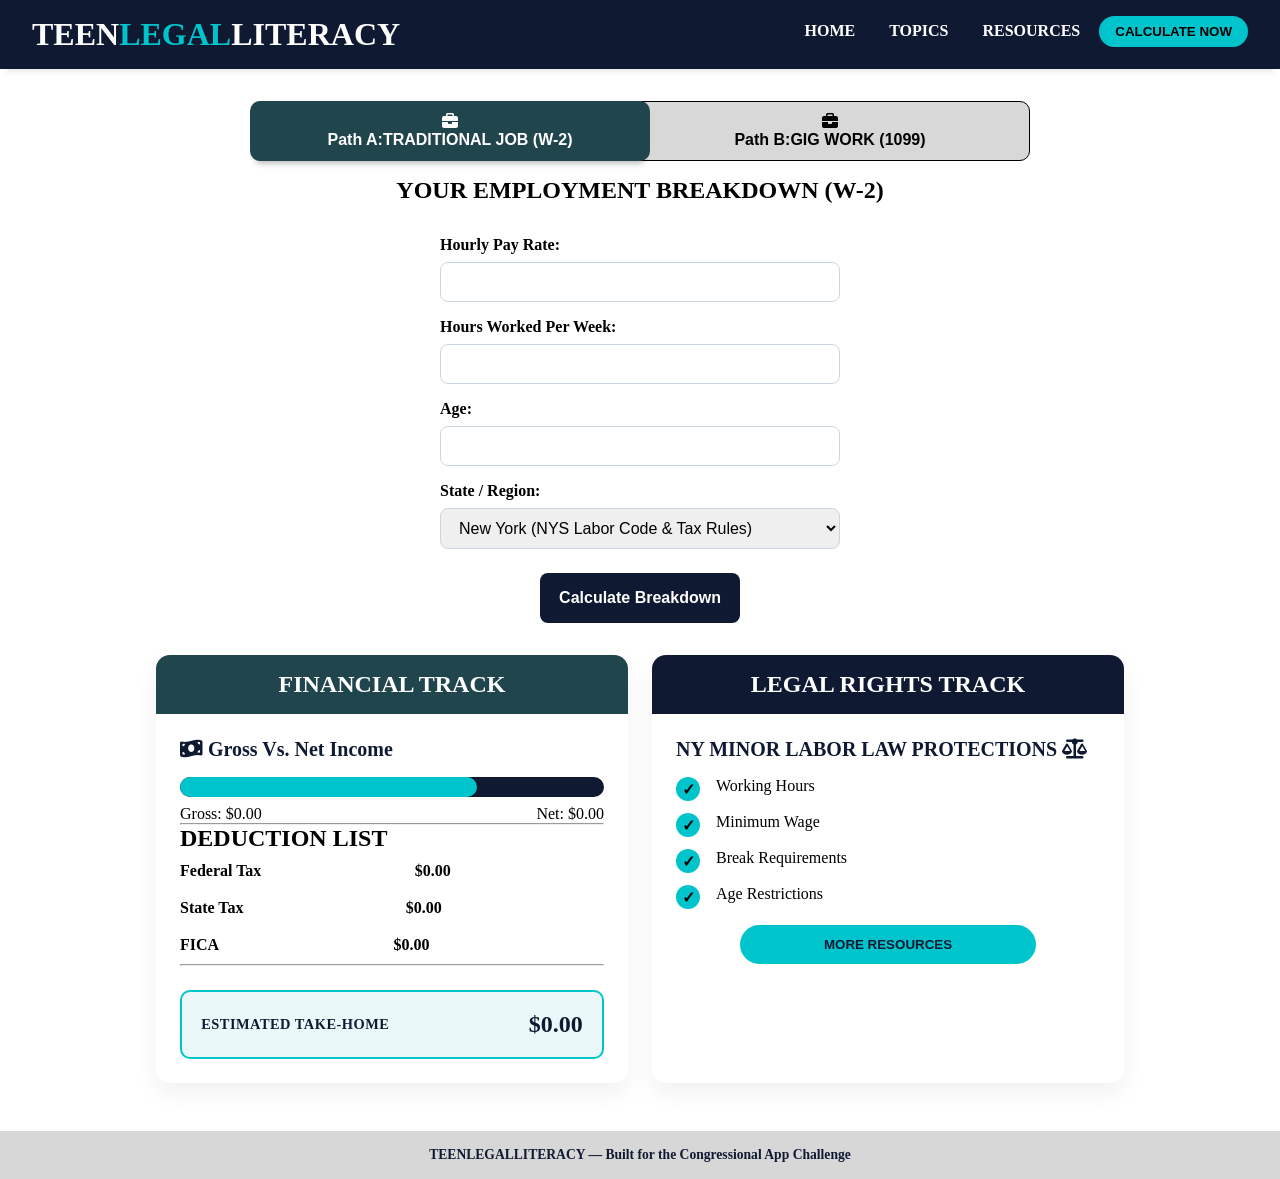
<file: index.html>
<!DOCTYPE html>
<html lang="en">

<head>
    <meta charset="UTF-8">
    <meta name="viewport" content="width=device-width, initial-scale=1.0">
    <title>TEENLEGALLITERACY | Employment & Legal Rights Breakdown</title>
    <link rel="stylesheet" href="style.css">
    <link rel="stylesheet" href="https://cdnjs.cloudflare.com/ajax/libs/font-awesome/6.4.0/css/all.min.css">
</head>

<body>
   <header class="nav-bar">
    <h1>TEEN<span id="title-partial-color">LEGAL</span>LITERACY</h1>
    <div id="nav">
        <a href="index.html" target="_self" class="active non-button">HOME</a>
        <a href="topics.html" target="_self" class="non-button">TOPICS</a>
        <a href="resources.html" target="_self" class="non-button">RESOURCES</a>
        <a href="index.html#input-section"><button id="calculate-btn">CALCULATE NOW</button></a>
    </div>
</header>

    <section class="hero-section">
        <div>
            <div class="path-toggle-group">
                <button type="button" class="path-btn A active" id="path-w2-btn">
                    <i class="fa-solid fa-briefcase icon"></i>
                    <p>Path A:<span class="bold">TRADITIONAL JOB (W-2)</span></p>
                </button>

                <button type="button" class="path-btn B" id="path-1099-btn">
                    <i class="fa-solid fa-briefcase icon"></i>
                    <p>Path B:<span class="bold">GIG WORK (1099)</span></p>
                </button>
            </div>
            <h1>YOUR EMPLOYMENT BREAKDOWN (W-2)</h1>
        </div>
    </section>

    <section class="input-section">
        <form>
            <label for="hourly-pay-rate">Hourly Pay Rate:</label>
            <input id="hourly-pay-rate" name="hourly-pay-rate" type="number" step="0.01" min="0" required />

            <label for="hours-worked-per-week">Hours Worked Per Week:</label>
            <input id="hours-worked-per-week" name="hours-worked-per-week" type="number" step="1" min="0" required />

            <label for="age">Age:</label>
            <input id="age" name="age" type="number" step="1" min="14" required />

            <label for="state">State / Region:</label>
<select id="state" name="state" required>
    <option value="NY" selected>New York (NYS Labor Code & Tax Rules)</option>
</select>
            <button type="submit" id="submit-btn">Calculate Breakdown</button>
        </form>
    </section>

    <main class="main-workspace">
        <div class="financial-card">
            <h2>FINANCIAL TRACK</h2>
            <h2><i class="fa-solid fa-money-bill-wave"></i> Gross Vs. Net Income</h2>
            <div class="progress-bar">
                <div class="progress-fill" id="net-bar-fill"></div>
            </div>
            <div class="gross-net-display"><span id="gross-display">Gross: $0.00</span> <span id="net-display">Net:
                    $0.00</span></div>
            <hr />

            <h2>DEDUCTION LIST</h2>
            <div class="deduction-list">
                <div class="deduction-row">
                    <p>Federal Tax</p>
                    <div><span class="federal-tax-dollar-amount" id="fed-tax-amount">$0.00</span></div>
                    <div><span class="federal-tax-status-indicator-icon"></i></span></div>
                </div>

                <div class="deduction-row">
                    <p>State Tax</p>
                    <div><span class="state-tax-dollar-amount" id="state-tax-amount">$0.00</span></div>
                    <div><span class="state-tax-status-indicator-icon"></i></span></div>
                </div>

                <div class="deduction-row">
                    <p>FICA</p>
                    <div><span class="fica-dollar-amount" id="fica-amount">$0.00</span></div>
                    <div><span class="fica-status-indicator-icon"></i></span></div>
                </div>
            </div>
            <hr>

            <div class="callout-card">
                <div><span class="callout-label">Estimated Take-Home</span></div>
                <strong class="callout-total" id="take-home-amount">$0.00</strong>
            </div>
        </div>

        <div class="legal-card">
            <h2>LEGAL RIGHTS TRACK</h2>
            <h2>NY MINOR LABOR LAW PROTECTIONS <span><i class="fa-solid fa-scale-balanced legal-icon"></i></span></h2>

            <ul class="rights-list">
                <li><span class="indicator-span"></span>
                    <p>Working Hours</p>
                </li>
                <li><span class="indicator-span"></span>
                    <p>Minimum Wage</p>
                </li>
                <li><span class="indicator-span"></span>
                    <p>Break Requirements</p>
                </li>
                <li><span class="indicator-span"></span>
                    <p>Age Restrictions</p>
                </li>
            </ul>

            
                <button class="btn-legal">MORE RESOURCES</button>
            
        </div>

    </main>

    <footer class="app-footer">
        <p>TEENLEGALLITERACY — Built for the Congressional App Challenge</p>
    </footer>

    <script src="script.js"></script>
</body>

</html>
</file>
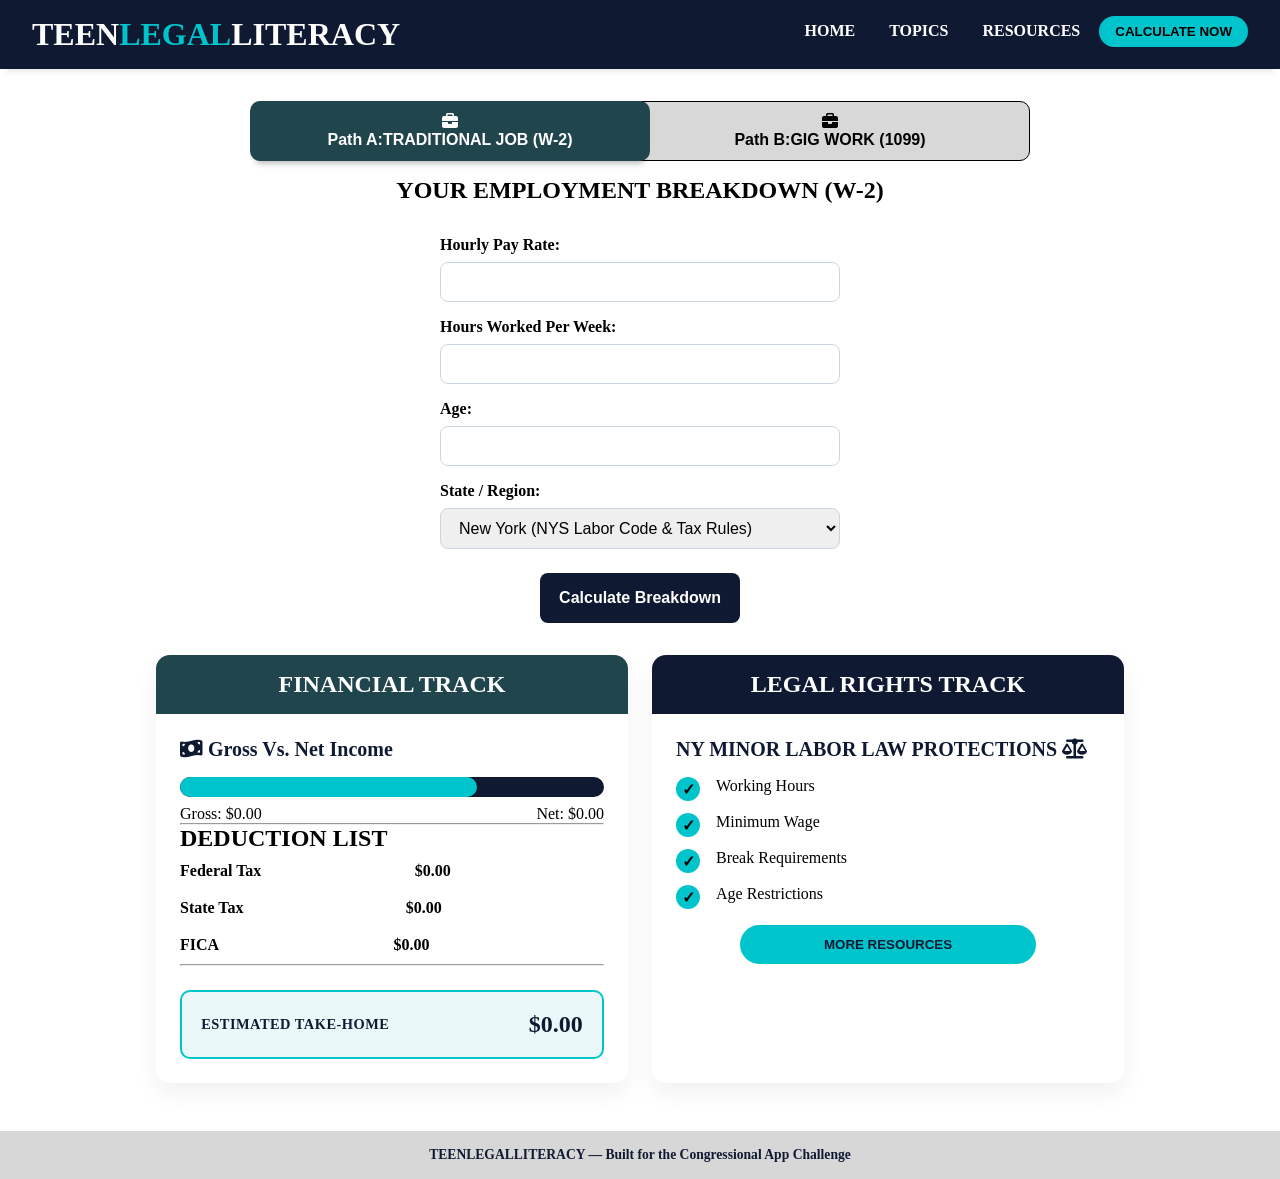
<file: home.html>
<!DOCTYPE html>
<html lang="en">

<head>
    <meta charset="UTF-8">
    <meta name="viewport" content="width=device-width, initial-scale=1.0">
    <title>TEENLEGALLITERACY | Employment & Legal Rights Breakdown</title>
    <link rel="stylesheet" href="style.css">
    <link rel="stylesheet" href="https://cdnjs.cloudflare.com/ajax/libs/font-awesome/6.4.0/css/all.min.css">
</head>

<body>
    <header class="nav-bar">
        <h1>TEEN<span id="title-partial-color">LEGAL</span>LITERACY</h1>
        <div id="nav">
            <a href="home.html" target="_self" class="active non-button">HOME</a>
            <a href="topics.html" target="_self" classs="non-button">TOPICS</a>
            <a href="resources.html" target="_self" class="non-button">RESOURCES</a>
            <a href="home.html#input-section"><button id="calculate-btn">CALCULATE NOW</button></a>
        </div>
    </header>

    <section class="hero-section">
        <div>
            <div class="path-toggle-group">
                <button type="button" class="path-btn A active" id="path-w2-btn">
                    <i class="fa-solid fa-briefcase icon"></i>
                    <p>Path A:<span class="bold">TRADITIONAL JOB (W-2)</span></p>
                </button>

                <button type="button" class="path-btn B" id="path-1099-btn">
                    <i class="fa-solid fa-briefcase icon"></i>
                    <p>Path B:<span class="bold">GIG WORK (1099)</span></p>
                </button>
            </div>
            <h1>YOUR EMPLOYMENT BREAKDOWN (W-2)</h1>
        </div>
    </section>

    <section class="input-section">
        <form>
            <label for="hourly-pay-rate">Hourly Pay Rate:</label>
            <input id="hourly-pay-rate" name="hourly-pay-rate" type="number" step="0.01" min="0" required />

            <label for="hours-worked-per-week">Hours Worked Per Week:</label>
            <input id="hours-worked-per-week" name="hours-worked-per-week" type="number" step="1" min="0" required />

            <label for="age">Age:</label>
            <input id="age" name="age" type="number" step="1" min="14" required />

            <label for="state">State / Region:</label>
<select id="state" name="state" required>
    <option value="NY" selected>New York (NYS Labor Code & Tax Rules)</option>
</select>
            <button type="submit" id="submit-btn">Calculate Breakdown</button>
        </form>
    </section>

    <main class="main-workspace">
        <div class="financial-card">
            <h2>FINANCIAL TRACK</h2>
            <h2><i class="fa-solid fa-money-bill-wave"></i> Gross Vs. Net Income</h2>
            <div class="progress-bar">
                <div class="progress-fill" id="net-bar-fill"></div>
            </div>
            <div class="gross-net-display"><span id="gross-display">Gross: $0.00</span> <span id="net-display">Net:
                    $0.00</span></div>
            <hr />

            <h2>DEDUCTION LIST</h2>
            <div class="deduction-list">
                <div class="deduction-row">
                    <p>Federal Tax</p>
                    <div><span class="federal-tax-dollar-amount" id="fed-tax-amount">$0.00</span></div>
                    <div><span class="federal-tax-status-indicator-icon"></i></span></div>
                </div>

                <div class="deduction-row">
                    <p>State Tax</p>
                    <div><span class="state-tax-dollar-amount" id="state-tax-amount">$0.00</span></div>
                    <div><span class="state-tax-status-indicator-icon"></i></span></div>
                </div>

                <div class="deduction-row">
                    <p>FICA</p>
                    <div><span class="fica-dollar-amount" id="fica-amount">$0.00</span></div>
                    <div><span class="fica-status-indicator-icon"></i></span></div>
                </div>
            </div>
            <hr>

            <div class="callout-card">
                <div><span class="callout-label">Estimated Take-Home</span></div>
                <strong class="callout-total" id="take-home-amount">$0.00</strong>
            </div>
        </div>

        <div class="legal-card">
            <h2>LEGAL RIGHTS TRACK</h2>
            <h2>NY MINOR LABOR LAW PROTECTIONS <span><i class="fa-solid fa-scale-balanced legal-icon"></i></span></h2>

            <ul class="rights-list">
                <li><span class="indicator-span"></span>
                    <p>Working Hours</p>
                </li>
                <li><span class="indicator-span"></span>
                    <p>Minimum Wage</p>
                </li>
                <li><span class="indicator-span"></span>
                    <p>Break Requirements</p>
                </li>
                <li><span class="indicator-span"></span>
                    <p>Age Restrictions</p>
                </li>
            </ul>

            
                <button class="btn-legal">MORE RESOURCES</button>
            
        </div>

    </main>

    <footer class="app-footer">
        <p>TEENLEGALLITERACY — Built for the Congressional App Challenge</p>
    </footer>

    <script src="script.js"></script>
</body>

</html>
</file>
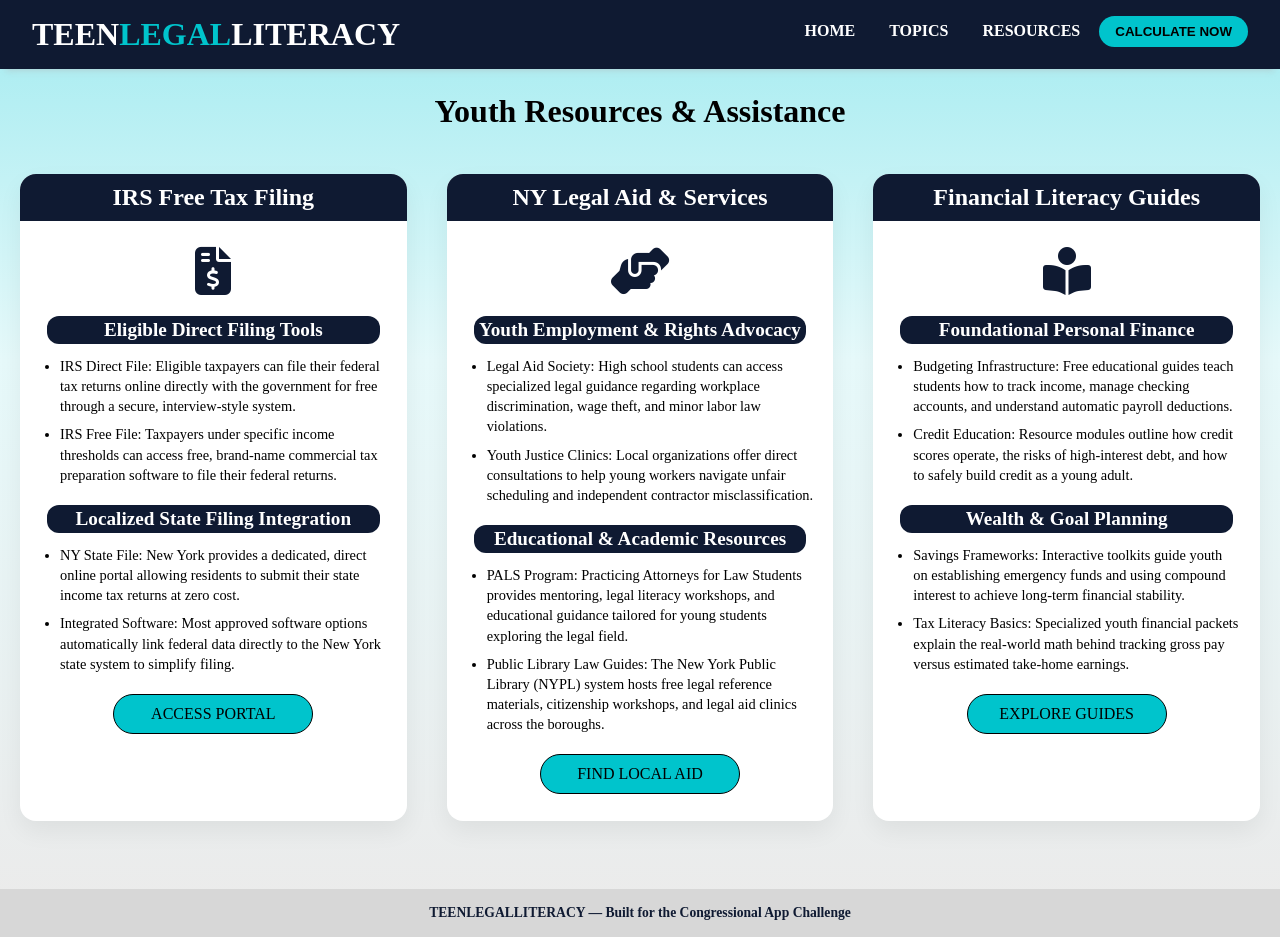
<file: resources.html>
<!DOCTYPE html>
<html lang="en">

<head>
    <meta charset="UTF-8">
    <meta name="viewport" content="width=device-width, initial-scale=1.0">
    <title>TEENLEGALLITERACY | Resources</title>
    <link rel="stylesheet" href="style.css">
    <link rel="stylesheet" href="https://cdnjs.cloudflare.com/ajax/libs/font-awesome/6.4.0/css/all.min.css">
</head>

<body class="resources-body">
    <header class="nav-bar">
    <h1>TEEN<span id="title-partial-color">LEGAL</span>LITERACY</h1>
    <div id="nav">
        <a href="index.html" target="_self" class="active non-button">HOME</a>
        <a href="topics.html" target="_self" class="non-button">TOPICS</a>
        <a href="resources.html" target="_self" class="non-button">RESOURCES</a>
        <a href="index.html#input-section"><button id="calculate-btn">CALCULATE NOW</button></a>
    </div>
</header>

    <h1 class="resources-hero-title">Youth Resources & Assistance</h1>

    <main class="resources-main">
        <div class="resources-card">
            <h2 class="resources-card-title">IRS Free Tax Filing</h2>
            <span class="card-logo"><i class="fa-solid fa-file-invoice-dollar resources-icon"></i></span>

            <h2 class="resources-card-description">Eligible Direct Filing Tools</h2>
            <ul class="resources-rights-list">
                <li>IRS Direct File: Eligible taxpayers can file their federal tax returns online directly with the
                    government for free through a secure, interview-style system.</li>
                <li>IRS Free File: Taxpayers under specific income thresholds can access free, brand-name commercial tax
                    preparation software to file their federal returns.</li>
            </ul>

            <h2 class="resources-card-description">Localized State Filing Integration</h2>
            <ul class="resources-rights-list">
                <li>NY State File: New York provides a dedicated, direct online portal allowing residents to submit
                    their state income tax returns at zero cost.</li>
                <li>Integrated Software: Most approved software options automatically link federal data directly to the
                    New York state system to simplify filing.</li>
            </ul>

            <a class="resources-btn-legal" href="https://www.irs.gov/e-file-do-your-taxes-for-free"
                target="_blank">ACCESS PORTAL</a>
        </div>

        <div class="resources-card">
            <h2 class="resources-card-title">NY Legal Aid & Services</h2>
            <span class="card-logo"><i class="fa-solid fa-handshake-angle resources-icon"></i></span>

            <h2 class="resources-card-description">Youth Employment & Rights Advocacy</h2>
            <ul class="resources-rights-list">
                <li>Legal Aid Society: High school students can access specialized legal guidance regarding workplace
                    discrimination, wage theft, and minor labor law violations.</li>
                <li>Youth Justice Clinics: Local organizations offer direct consultations to help young workers navigate
                    unfair scheduling and independent contractor misclassification.</li>
            </ul>

            <h2 class="resources-card-description">Educational & Academic Resources</h2>
            <ul class="resources-rights-list">
                <li>PALS Program: Practicing Attorneys for Law Students provides mentoring, legal literacy workshops,
                    and educational guidance tailored for young students exploring the legal field.</li>
                <li>Public Library Law Guides: The New York Public Library (NYPL) system hosts free legal reference
                    materials, citizenship workshops, and legal aid clinics across the boroughs.</li>
            </ul>

            <a class="resources-btn-legal" href="https://legalaidnyc.org" target="_blank">FIND LOCAL
                AID</a>
        </div>

        <div class="resources-card">
            <h2 class="resources-card-title">Financial Literacy Guides</h2>
            <span class="card-logo"><i class="fa-solid fa-book-reader resources-icon"></i></span>

            <h2 class="resources-card-description">Foundational Personal Finance</h2>
            <ul class="resources-rights-list">
                <li>Budgeting Infrastructure: Free educational guides teach students how to track income, manage
                    checking accounts, and understand automatic payroll deductions.</li>
                <li>Credit Education: Resource modules outline how credit scores operate, the risks of high-interest
                    debt, and how to safely build credit as a young adult.</li>
            </ul>

            <h2 class="resources-card-description">Wealth & Goal Planning</h2>
            <ul class="resources-rights-list">
                <li>Savings Frameworks: Interactive toolkits guide youth on establishing emergency funds and using
                    compound interest to achieve long-term financial stability.</li>
                <li>Tax Literacy Basics: Specialized youth financial packets explain the real-world math behind tracking
                    gross pay versus estimated take-home earnings.</li>
            </ul>

            <a class="resources-btn-legal" href="https://www.ed.gov/sites/ed/files/2023/03/Y4Y_Financial-Literacy-Resources.pdf" target="_blank">EXPLORE
                GUIDES</a>
        </div>
    </main>

    <footer class="app-footer">
        <p>TEENLEGALLITERACY — Built for the Congressional App Challenge</p>
    </footer>
    <script src="script.js"></script>
</body>

</html>
</file>
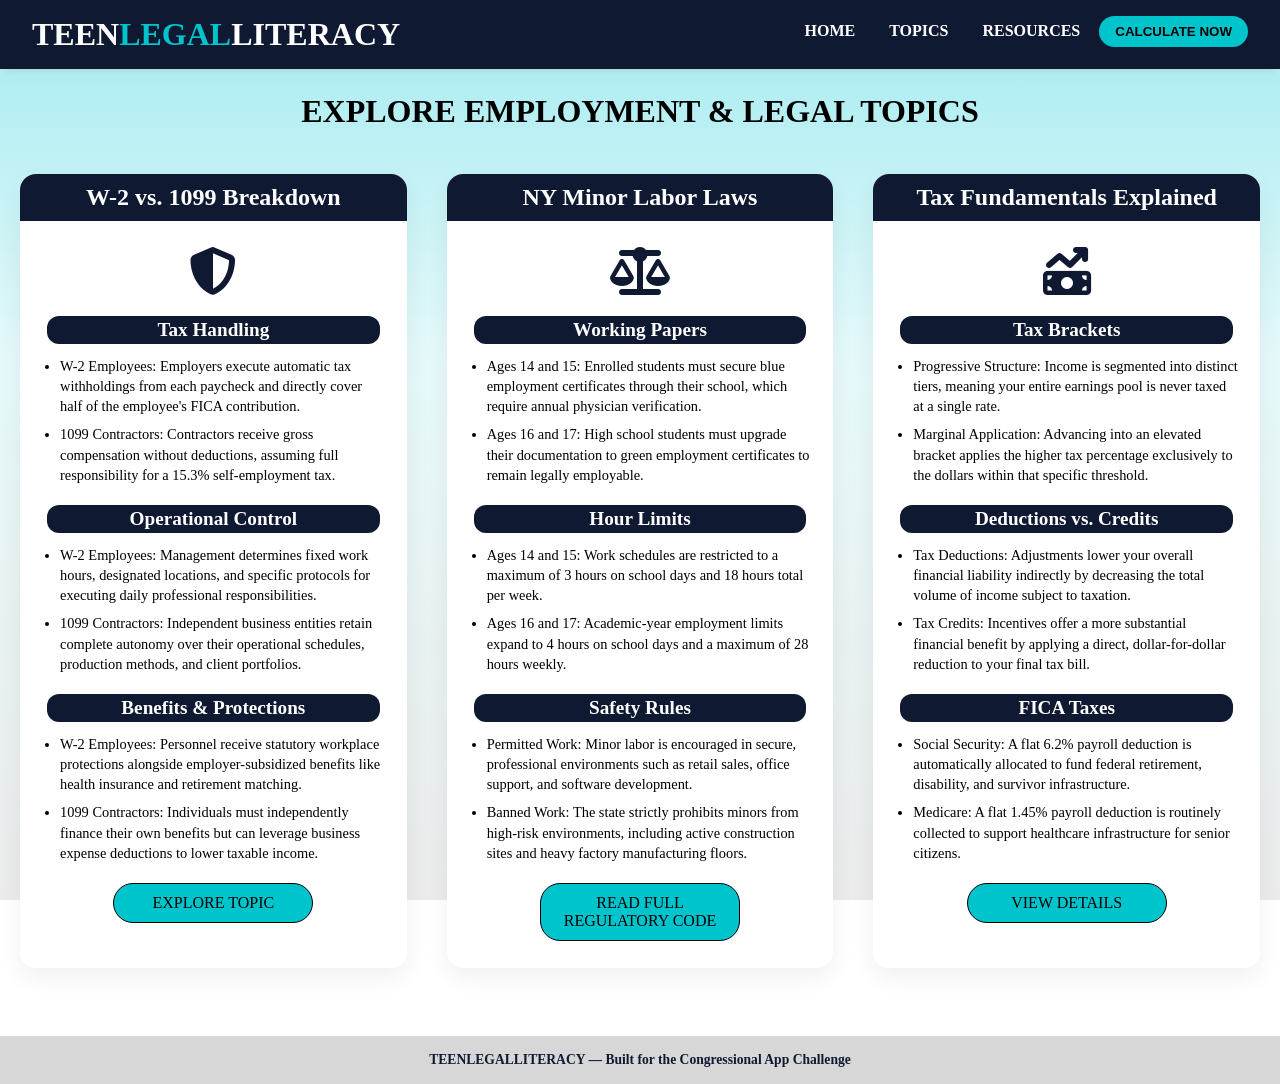
<file: topics.html>
<!DOCTYPE html>
<html lang="en">

<head>
    <meta charset="UTF-8">
    <meta name="viewport" content="width=device-width, initial-scale=1.0">
    <title>TEENLEGALLITERACY | Topics</title>
    <link rel="stylesheet" href="style.css">
    <link rel="stylesheet" href="https://cdnjs.cloudflare.com/ajax/libs/font-awesome/6.4.0/css/all.min.css">
</head>
</head>

<body class="topic-body">
    <header class="nav-bar">
    <h1>TEEN<span id="title-partial-color">LEGAL</span>LITERACY</h1>
    <div id="nav">
        <a href="index.html" target="_self" class="active non-button">HOME</a>
        <a href="topics.html" target="_self" class="non-button">TOPICS</a>
        <a href="resources.html" target="_self" class="non-button">RESOURCES</a>
        <a href="index.html#input-section"><button id="calculate-btn">CALCULATE NOW</button></a>
    </div>
</header>


    <h1 class="topics-hero-title">EXPLORE EMPLOYMENT & LEGAL TOPICS</h1>

    <main class="topics-main">
        <div class="topic-card">
            <h2 class="topic-card-title">W-2 vs. 1099 Breakdown</h2>
            <span class="card-logo"><i class="fa-solid fa-shield-halved topic-icon"></i></span>
            <h2 class="topic-card-description">Tax Handling</h2>
            <ul class="topics-rights-list">
                <li>W-2 Employees: Employers execute automatic tax withholdings from each paycheck and directly cover
                    half of the employee's FICA contribution.</li>
                <li>1099 Contractors: Contractors receive gross compensation without deductions, assuming full
                    responsibility for a 15.3% self-employment tax.
                </li>
            </ul>
            <h2 class="topic-card-description">Operational Control</h2>
            <ul class="topics-rights-list">
                <li>W-2 Employees: Management determines fixed work hours, designated locations, and specific protocols
                    for executing daily professional responsibilities.</li>
                <li>1099 Contractors: Independent business entities retain complete autonomy over their operational
                    schedules, production methods, and client portfolios.
                </li>
            </ul>
            <h2 class="topic-card-description">Benefits & Protections</h2>
            <ul class="topics-rights-list">
                <li>W-2 Employees: Personnel receive statutory workplace protections alongside employer-subsidized
                    benefits like health insurance and retirement matching.</li>
                <li>1099 Contractors: Individuals must independently finance their own benefits but can leverage
                    business expense deductions to lower taxable income.</li>
            </ul>
            <a class="topic-btn-legal"
                href="https://www.irs.gov/businesses/small-businesses-self-employed/independent-contractor-self-employed-or-employee"
                target="_blank">EXPLORE TOPIC</a>
        </div>

        <div class="topic-card">
            <h2 class="topic-card-title">NY Minor Labor Laws</h2>
            <span class="card-logo"><i class="fa-solid fa-scale-balanced topic-icon"></i></span>
            <h2 class="topic-card-description">Working Papers</h2>
            <ul class="topics-rights-list">
                <li>Ages 14 and 15: Enrolled students must secure blue employment certificates through their school,
                    which require annual physician verification.</li>
                <li>Ages 16 and 17: High school students must upgrade their documentation to green employment
                    certificates to remain legally employable.</li>
            </ul>
            <h2 class="topic-card-description">Hour Limits</h2>
            <ul class="topics-rights-list">
                <li>Ages 14 and 15: Work schedules are restricted to a maximum of 3 hours on school days and 18 hours
                    total per week.</li>
                <li>Ages 16 and 17: Academic-year employment limits expand to 4 hours on school days and a maximum of 28
                    hours weekly.</li>
            </ul>
            <h2 class="topic-card-description">Safety Rules</h2>
            <ul class="topics-rights-list">
                <li>Permitted Work: Minor labor is encouraged in secure, professional environments such as retail sales,
                    office support, and software development.</li>
                <li>Banned Work: The state strictly prohibits minors from high-risk environments, including active
                    construction sites and heavy factory manufacturing floors.</li>
            </ul>
            <a class="topic-btn-legal" href="https://dol.ny.gov/employment-minors" target="_blank">READ FULL REGULATORY
                CODE</a>
        </div>

        <div class="topic-card">
            <h2 class="topic-card-title">Tax Fundamentals Explained</h2>
            <span class="card-logo"><i class="fa-solid fa-money-bill-trend-up topic-icon"></i></span>
            <h2 class="topic-card-description">Tax Brackets</h2>
            <ul class="topics-rights-list">
                <li>Progressive Structure: Income is segmented into distinct tiers, meaning your entire earnings pool is
                    never taxed at a single rate.</li>
                <li>Marginal Application: Advancing into an elevated bracket applies the higher tax percentage
                    exclusively to the dollars within that specific threshold.</li>
            </ul>
            <h2 class="topic-card-description">Deductions vs. Credits</h2>
            <ul class="topics-rights-list">
                <li>Tax Deductions: Adjustments lower your overall financial liability indirectly by decreasing the
                    total volume of income subject to taxation.</li>
                <li>Tax Credits: Incentives offer a more substantial financial benefit by applying a direct,
                    dollar-for-dollar reduction to your final tax bill.</li>
            </ul>

            <h2 class="topic-card-description">FICA Taxes</h2>
            <ul class="topics-rights-list">
                <li>Social Security: A flat 6.2% payroll deduction is automatically allocated to fund federal
                    retirement, disability, and survivor infrastructure.</li>
                <li>Medicare: A flat 1.45% payroll deduction is routinely collected to support healthcare infrastructure
                    for senior citizens.</li>
            </ul>
            <a class="topic-btn-legal" href="https://apps.irs.gov/app/understandingTaxes/student/index.jsp"
                target="_blank">VIEW DETAILS</a>
        </div>
    </main>

    <footer class="app-footer">
        <p>TEENLEGALLITERACY — Built for the Congressional App Challenge</p>
    </footer>
    <script src="script.js"></script>
</body>

</html>
</file>
<file: style.css>
:root {
  --navy-dark: #0F1A32;
  --navy-medium: #20454C;
  --teal-accent: #00C4CC;
  --bg-gray: #D8D8D8;
  --white: #FFFFFF;
  --text-dark: black;
}

* {
  box-sizing: border-box;
  margin: 0;
  padding: 0;
}

#nav a:active {
  border-bottom: 2px solid var(--teal-accent);
}

body {
  background-color: var(--white);
}

#title-partial-color {
  color: var(--teal-accent);
}

.nav-bar {
  display: flex;
  justify-content: space-between;
  background-color: var(--navy-dark);
  color: white;
  padding: 1rem 2rem;
  box-shadow: 0 8px 6px -6px rgba(179, 157, 157, 0.3);
}

#nav a[href*="#input-section"],
#nav a[href*="#input-section"]:hover,
#nav a[href*="#input-section"]:focus,
#nav a[href*="#input-section"]:active,
#nav a[href*="#input-section"]:visited {
  text-decoration: none !important;
  border: none !important;
  border-bottom: none !important;
  outline: none !important;
  box-shadow: none !important;
}

#nav a:not(:last-child){
  color: white;
  text-decoration: none;
  font-weight: bold;
  margin: 15px;
}

#calculate-btn {
  text-decoration: none;
  background-color: var(--teal-accent);
  color: black;
  border: none;
  border-radius: 20px;
  padding: 0.5rem 1rem;
  font-weight: bold;
  cursor: pointer;
  outline: none;
  -webkit-tap-highlight-color: transparent;
}


.hero-section {
  text-align: center;
  margin-top: 2rem;
  margin-bottom: 2rem;
  position: relative;
}

.B {
  margin-left: -20px;
  z-index: 1;
  position: relative;
}

.A {
  position: relative;
}



.path-toggle-group {
  display: flex;
  justify-content: center;
  margin-bottom: 1rem;
}

.path-toggle-group button {
  background-color: var(--bg-gray);
  border-radius: 10px;
  border: 1px solid black;
  width: 400px;
  height: 60px;
  font-weight: bold;
  font-size: 1rem;
}


.path-btn.active {
  background-color: var(--navy-medium);
  color: var(--white);
  border: none;
  box-shadow: 0 8px 6px -6px rgba(0, 0, 0, 0.3);
  z-index: 2;
}

.path-btn.active i.icon {
  color: var(--white);
}


.path-btn.active i[class~="fa-briefcase"] {
  color: var(--white);
}


.input-section form {
  display: grid;
  grid-template-columns: 1fr;
  gap: 16px;
  max-width: 400px;
  margin: 0 auto;

}

.input-section label {
  font-weight: bold;
  color: var(--text-dark);
  margin-bottom: -8px;
}

.input-section input[type="number"],
.input-section input[type="text"],
.input-section select {
  padding: 10px 14px;
  font-size: 1rem;
  border: 1px solid #CBD5E1;
  border-radius: 8px;
  outline: none;
}


.input-section input[type="number"]:focus,
.input-section input[type="text"]:focus
.input-section select {
  border-color: var(--teal-accent);
  box-shadow: 0 0 0 3px rgba(0, 196, 204, 0.25);
}

#submit-btn {
  width: 50%;
  padding: 16px;
  margin-top: 8px;
  background-color: var(--navy-dark);
  color: var(--white);
  font-weight: bold;
  font-size: 1rem;
  border: none;
  border-radius: 8px;
  justify-self: center;
}

#submit-btn:hover {
  background-color: var(--navy-medium);
}

.main-workspace {
  display: grid;
  grid-template-columns: 1fr 1fr;
  gap: 1.5rem;
  max-width: 1000px;
  max-height: 1000px;
  margin: 2rem auto;
  padding: 0 1rem;
}

.financial-card,
.legal-card {
  background-color: var(--white);
  padding: 1.5rem;
  border: none;
  border-radius: 14px;
  box-shadow: 0 10px 25px rgba(0, 0, 0, 0.06);
  overflow: hidden;
}

.financial-card h2:nth-child(1),
.legal-card h2:nth-child(1) {
  color: var(--white);
  margin: -1.5rem -1.5rem 1.5rem -1.5rem;
  padding: 1rem 1.5rem;
  text-align: center;
}

.financial-card h2:nth-child(2),
.legal-card h2:nth-child(2) {
  color: var(--navy-dark);
  margin-bottom: 1rem;
  font-size: 1.25rem;
}

.financial-card h2:nth-child(1) {
  background-color: var(--navy-medium);
}

.legal-card h2:nth-child(1) {
  background-color: var(--navy-dark);
}

.progress-bar {
  background-color: var(--navy-dark);
  border-radius: 16px;
  height: 20px;
  width: 100%;
  overflow: hidden;
}


.progress-fill {
  background-color: var(--teal-accent);
  height: 20px;
  width: 70%;
  border-radius: 16px;
}


.deduction-list {
  display: flex;
  flex-direction: column;
}


.deduction-row {
  display: flex;
  justify-content: space-between;
  align-items: center;
  padding: 0.6rem 0;
}


.gross-net-display {
  display: flex;
  justify-content: space-between;
  align-items: center;
  margin-top: 0.5rem;
}

.deduction-row p {
  font-weight: 600;
  color: var(--text-dark);
  margin: 0;
}

.deduction-row span {
  font-weight: 700;
}

.callout-card {
  background-color: #EAF8F9;
  border: 2px solid var(--teal-accent);
  border-radius: 10px;
  padding: 1.2rem;
  margin-top: 1.5rem;
  display: flex;
  justify-content: space-between;
  align-items: center;
}

.callout-label {
  font-weight: 700;
  font-size: 0.9rem;
  color: var(--navy-dark);
  text-transform: uppercase;
  letter-spacing: 0.5px;
}

.callout-total {
  font-size: 1.5rem;
  font-weight: 800;
  color: var(--navy-dark);
}

.rights-list {
  display: flex;
  flex-direction: column;
  gap: 0.75rem;
  margin-bottom: 1rem;
}

.indicator-span {
  width: 24px;
  height: 24px;
  border-radius: 50%;
  background-color: var(--teal-accent);
  display: flex;
  align-items: center;
  justify-content: center;

}

.indicator-span::before {
  content: "✓";
  color: var(--text-dark);
  font-weight: bold;
}

.rights-list li {
  list-style-type: none;
  display: flex;
}

.rights-list li p {
  margin-left: 1rem;
}

.btn-legal {
  background-color: var(--teal-accent);
  color: var(--navy-dark);
  border: none;
  border-radius: 20px;
  padding: 0.75rem;
  font-weight: bold;
  cursor: pointer;
  width: 70%;
  display: block;
  margin: 0 auto;
}


.app-footer {
  text-align: center;
  padding: 1rem;
  color: var(--navy-dark);
  font-size: 0.85rem;
  font-weight: bold;
  margin-top: 3rem;
  background-color: #D7D7D7;
}

.topic-body,
.resources-body {
  background-color: #EBEBEB;
  background: linear-gradient(180deg, #A2EBF0 0%, #E6F9FA 40%, #EBEBEB 100%);
  background-attachment: fixed;

}

.topics-hero-title,
.resources-hero-title {
  text-align: center;
  margin: 1.5rem;
}

.topics-main,
.resources-main {
  display: grid;
  grid-template-columns: 1fr 1fr 1fr;
}

.topic-card,
.resources-card {
  max-height: 1000px;
  padding: 20px;
  margin: 20px;
  box-shadow: 0 10px 25px rgba(0, 0, 0, 0.06);
  background-color: var(--white);
  border-radius: 16px;
  overflow: hidden;
}

.card-logo {
  display: block;
  text-align: center;
  margin: 1.5rem auto 1rem auto;
  font-size: 3rem;
  color: var(--navy-dark);
}

h2.topic-card-title,
h2.topic-card-description,
h2.resources-card-title,
h2.resources-card-description {
  background-color: var(--navy-dark);
  color: var(--white);
  text-align: center;
}

h2.topic-card-title,
h2.resources-card-title {
  margin-top: -20px;
  margin-left: -20px;
  margin-right: -20px;
  margin-bottom: 1.2rem;
  padding: 10px;
}

h2.topic-card-description,
h2.resources-card-description {
  border-radius: 12px;
  margin: 7px;
  padding: 3px;
  font-size: 1.2rem;
}

.topic-btn-legal,
.resources-btn-legal {
  text-align: center;

}

a.topic-btn-legal,
a.resources-btn-legal {
  display: block;
  text-align: center;
  margin: 7px auto;
  border: 1px solid black;
  background-color: var(--teal-accent);
  color: var(--text-dark);
  text-decoration: none;
  border-radius: 20px;
  width: 200px;
  padding: 10px;

}

.topics-rights-list,
.resources-rights-list {
  list-style-type: disc;
  padding-left: 1.25rem;
  margin: 0.75rem 0 1.25rem 0;
}

.topics-rights-list li,
.resources-rights-list li {
  font-size: 0.9rem;
  line-height: 1.4;
  margin-bottom: 0.5rem;
  color: var(--text-dark);
}


@media screen and (max-width: 992px) {
    .nav-bar {
        flex-direction: column;
        gap: 15px;
        padding: 15px 25px;
        text-align: center;
    }

    #nav {
        display: flex;
        flex-wrap: wrap;
        justify-content: center;
        align-items: center;
        gap: 10px;
    }

    #nav a:not(:last-child) {
        margin: 5px 10px;
    }

    .main-workspace,
    .topics-main,
    .resources-main {
        grid-template-columns: repeat(2, 1fr);
        padding: 20px;
        gap: 20px;
    }

    .hero-section h1,
    .topics-hero-title,
    .resources-hero-title {
        font-size: 1.8rem;
        text-align: center;
        padding: 0 15px;
    }
}


@media screen and (max-width: 768px) {
    .main-workspace,
    .topics-main,
    .resources-main {
        grid-template-columns: 1fr;
        padding: 15px;
        gap: 20px;
    }

    .path-toggle-group {
        display: flex;
        flex-direction: column;
        align-items: center;
        justify-content: center;
        width: 100%;
        max-width: 350px;
        margin: 0 auto 20px;
        gap: 12px;
        box-sizing: border-box;
    }

    .path-btn {
        width: 100%;
        margin: 0;
        box-sizing: border-box;
    }

    .input-section {
        padding: 15px;
    }

    .input-section form {
        padding: 20px;
        width: 100%;
        max-width: 100%;
    }
}


@media screen and (max-width: 480px) {
    .nav-bar h1 {
        font-size: 1.3rem;
    }

    #nav {
        gap: 8px;
    }

    #nav a:not(:last-child) {
        margin: 2px 6px;
        font-size: 0.85rem;
    }

    .hero-section h1,
    .topics-hero-title,
    .resources-hero-title {
        font-size: 1.4rem;
    }

    .gross-net-display {
        flex-direction: column;
        gap: 8px;
        text-align: center;
    }

    .deduction-row {
        flex-direction: column;
        align-items: flex-start;
        gap: 5px;
    }

    .legal-btn-group {
        flex-direction: column;
        gap: 10px;
    }

    .btn-legal {
        width: 100%;
        box-sizing: border-box;
    }

    .app-footer p {
        font-size: 0.8rem;
        padding: 0 10px;
        text-align: center;
    }
}
</file>
